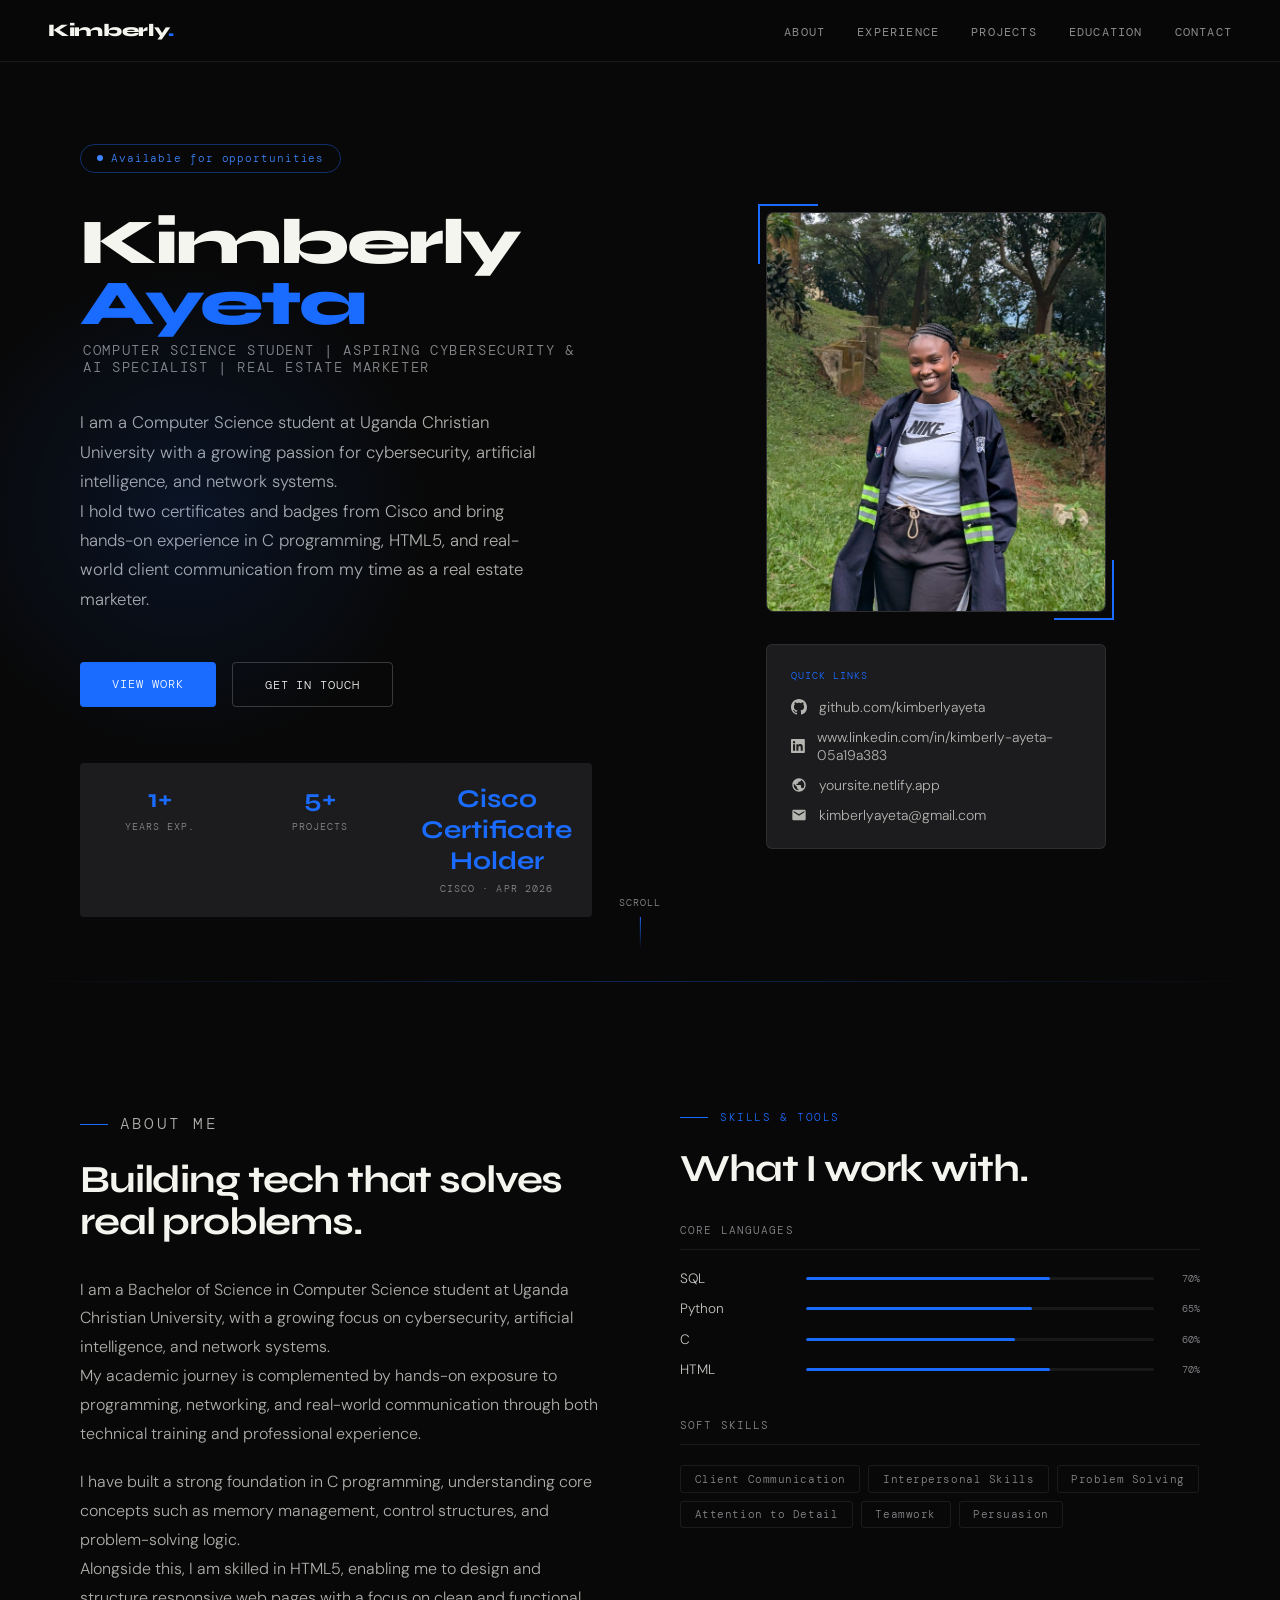
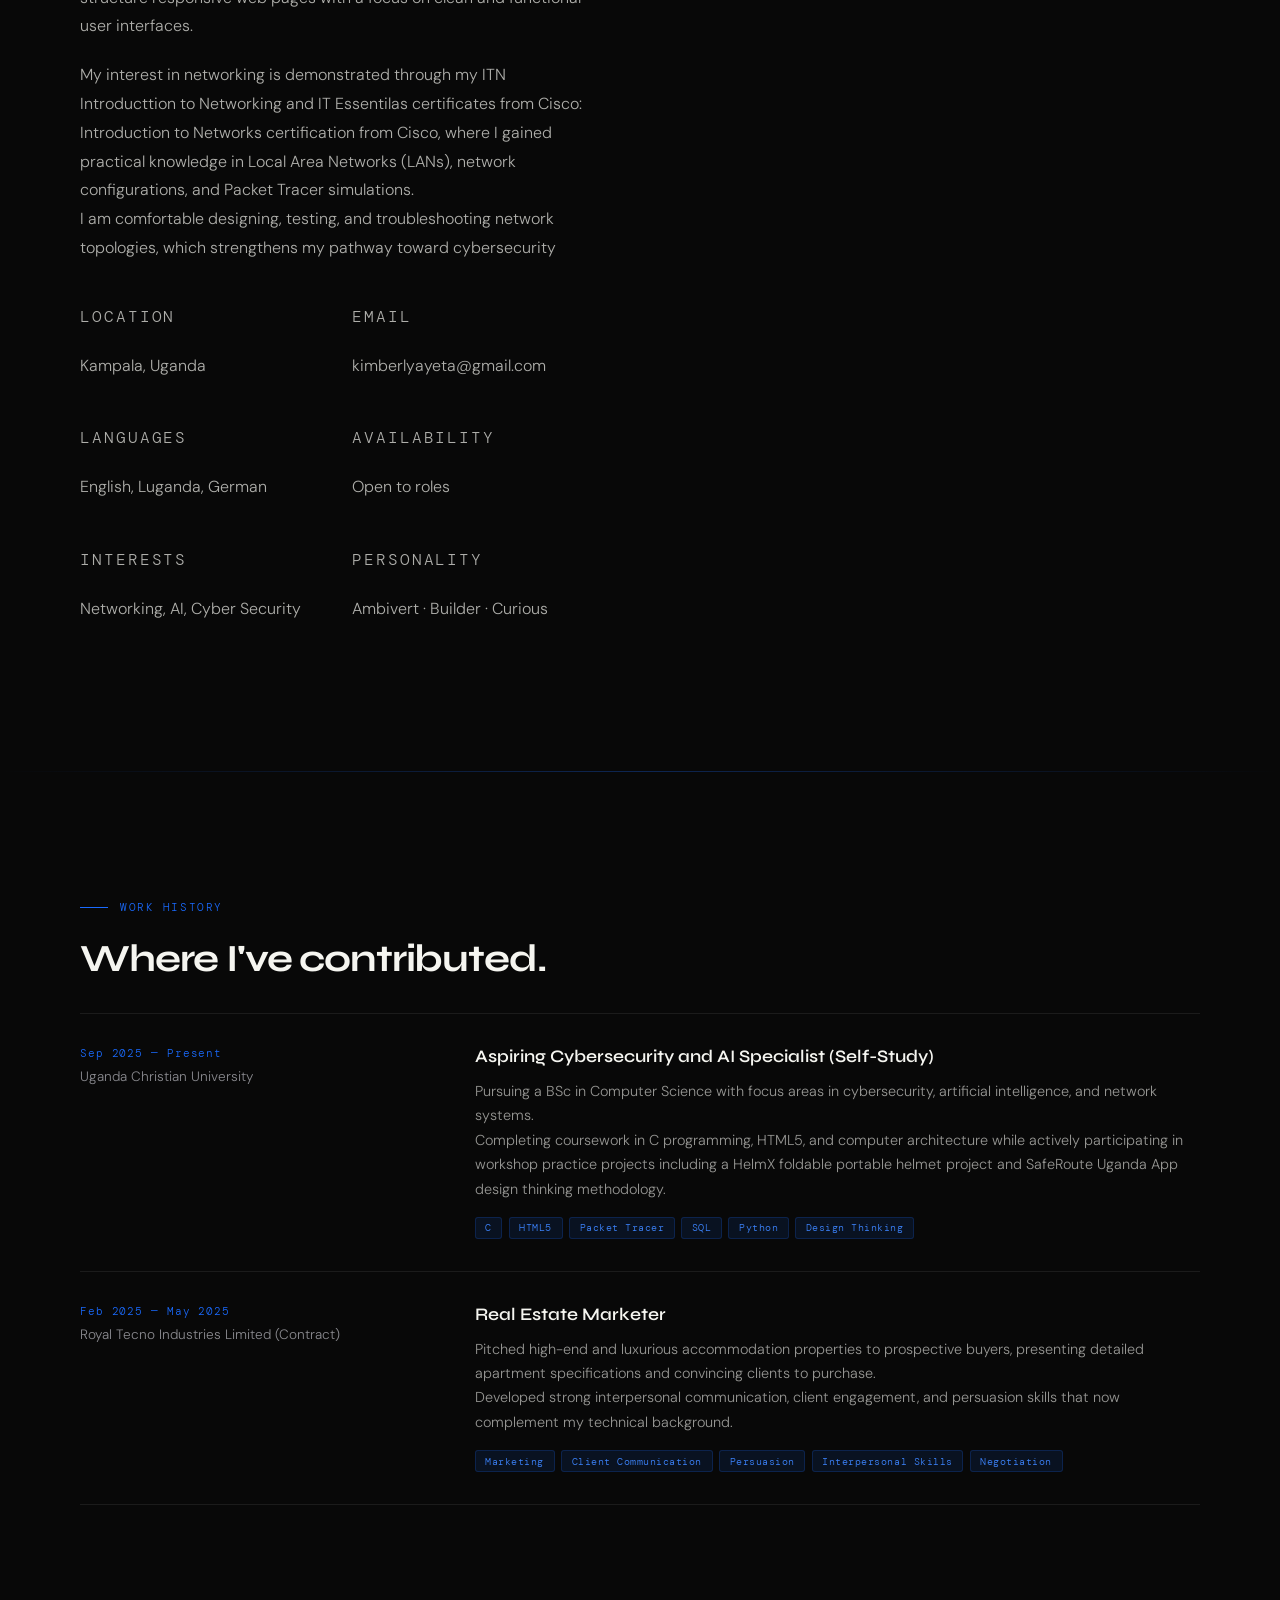
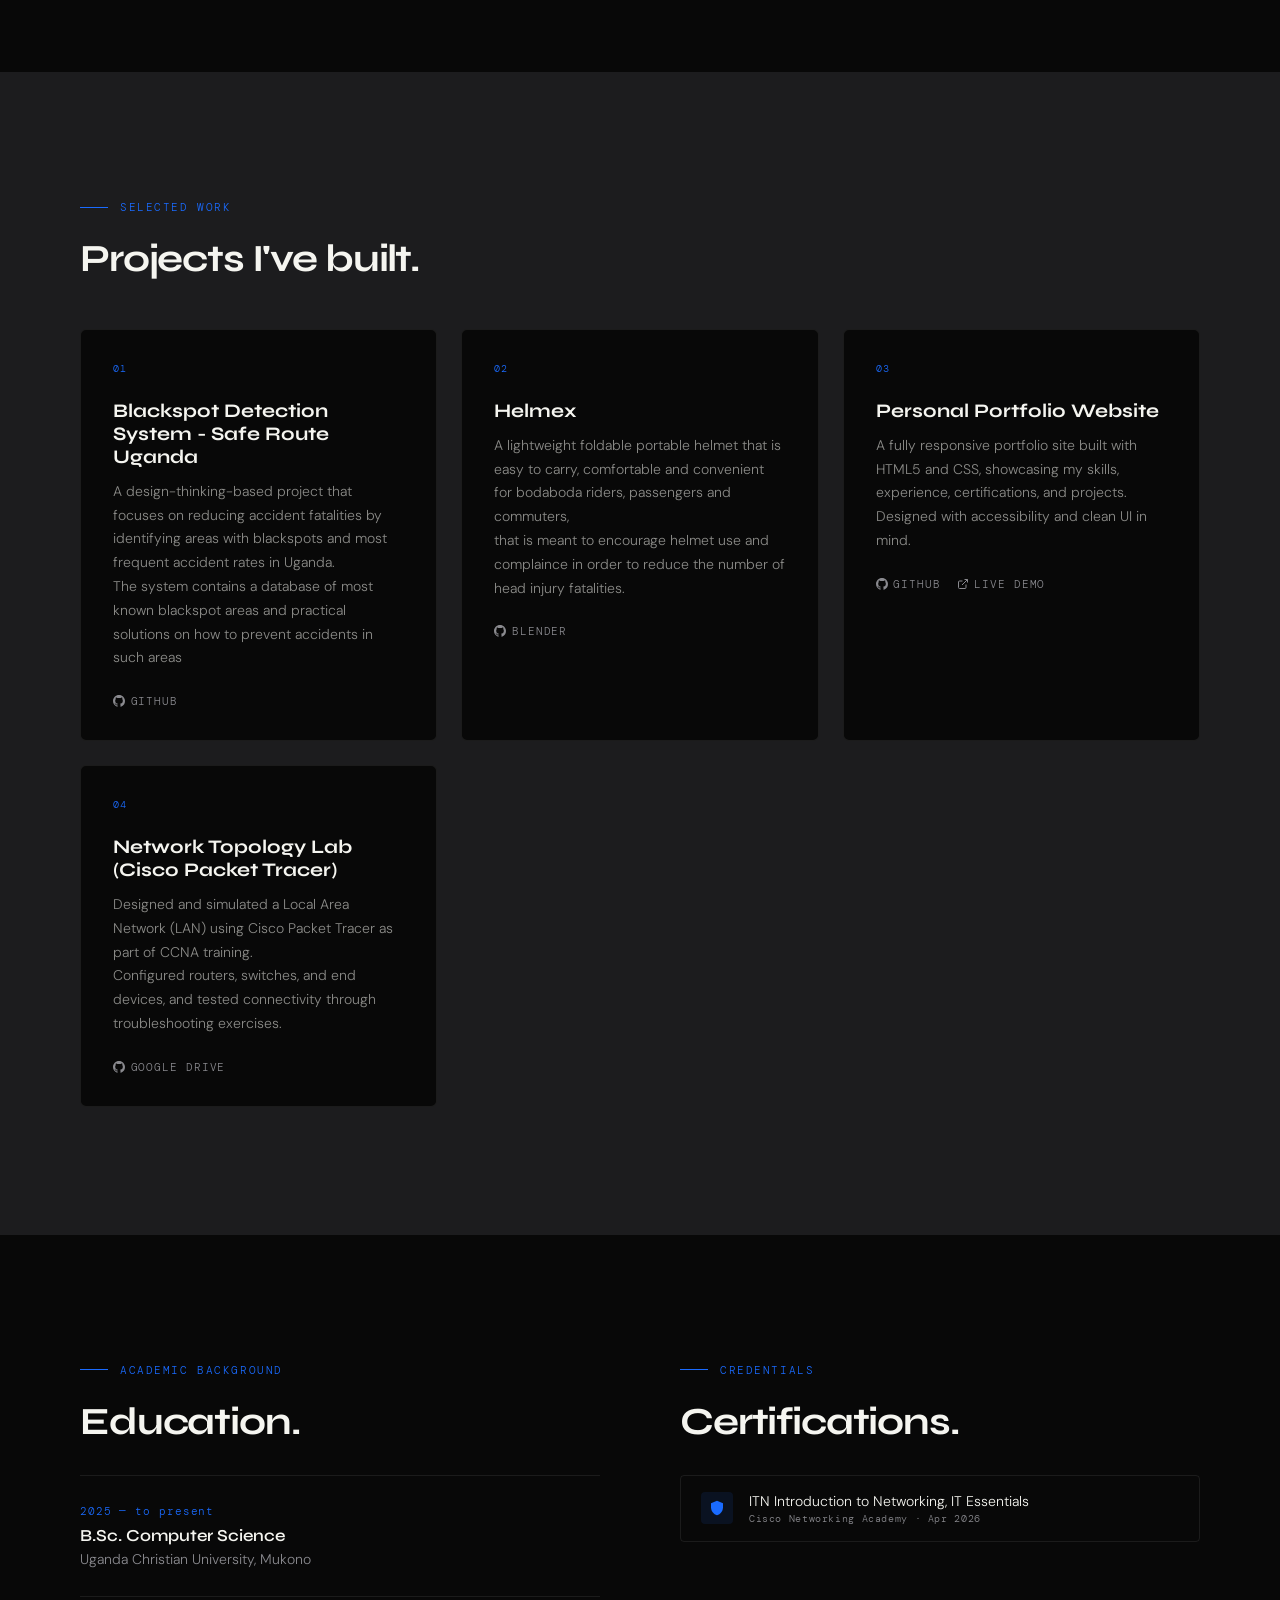
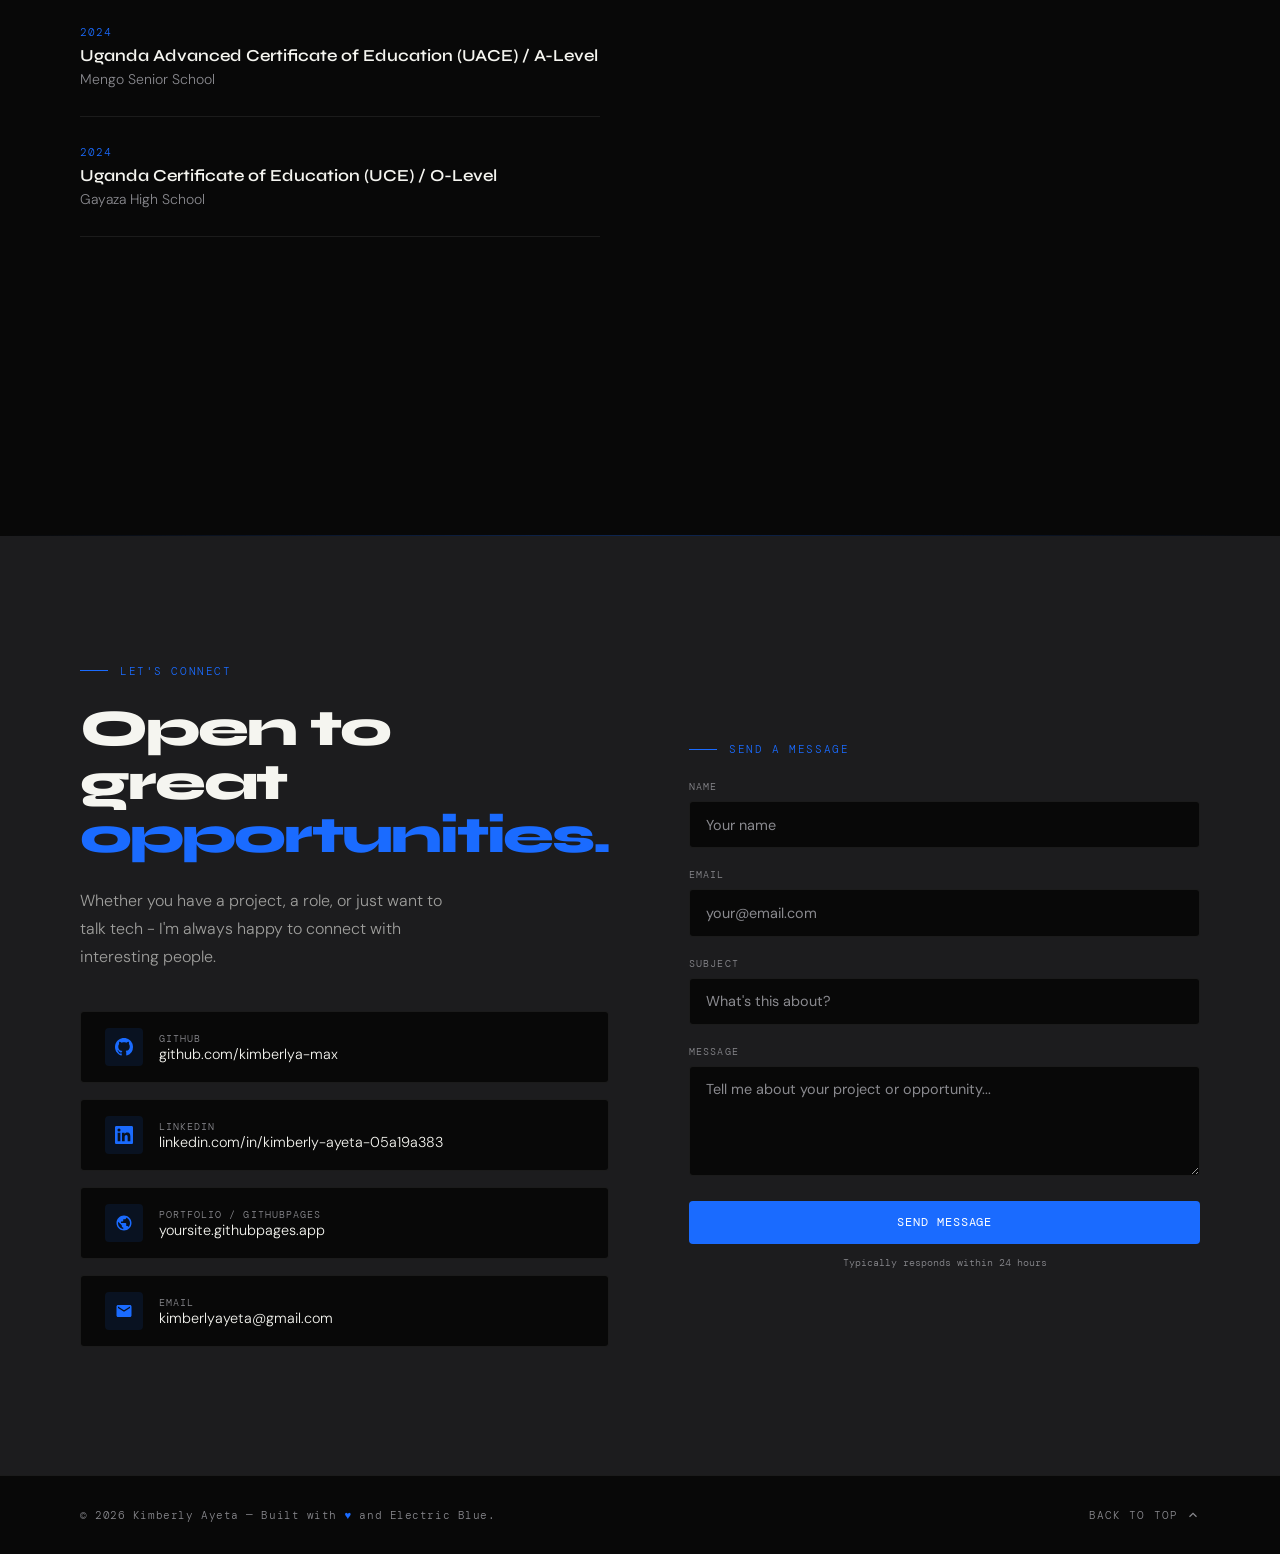
<file: KIM'S WEBSITE PORTFOLIO/index.html>
<!DOCTYPE html>
<html lang="en">
<head>
  <meta charset="UTF-8" />
  <meta name="viewport" content="width=device-width, initial-scale=1.0" />
  <title>Kimberly Rebecca Ayeta | Computer Science Student — Uganda Christian University</title>

  <!-- Google Fonts -->
  <link
    href="https://fonts.googleapis.com/css2?family=Syne:wght@400;600;700;800&family=DM+Mono:wght@300;400;500&family=DM+Sans:wght@300;400;500&display=swap"
    rel="stylesheet"
  />

  <!-- Stylesheet -->
  <link rel="stylesheet" href="css/style.css" />
</head>
<body>

  <!-- ═══════════════════════════════════════
       NAVIGATION
  ════════════════════════════════════════ -->
  <nav>
    <a class="nav-logo" href="#cover">Kimberly<span>.</span></a>
    <ul class="nav-links">
      <li><a href="#about">About</a></li>
      <li><a href="#experience">Experience</a></li>
      <li><a href="#projects">Projects</a></li>
      <li><a href="#education">Education</a></li>
      <li><a href="#contact">Contact</a></li>
    </ul>
  </nav>

  <!-- ═══════════════════════════════════════
       PAGE 1 — COVER
  ════════════════════════════════════════ -->
  <section id="cover">

    <!-- Left: Text content -->
    <div class="cover-left">
      <div class="status-pill">
        <span class="status-dot"></span>
        Available for opportunities
      </div>

      <h1 class="cover-name">
        Kimberly<br />
        <span class="line-blue">Ayeta</span>
      </h1>

      <p class="cover-title">Computer Science Student | Aspiring Cybersecurity & AI Specialist | Real Estate Marketer</p>

      <p class="cover-bio">
        I am a Computer Science student at Uganda Christian University with a growing passion for cybersecurity, artificial intelligence, and network systems.<br>I hold two certificates and badges from Cisco and bring hands-on experience in C programming, HTML5, and real-world client communication from my time as a real estate marketer.
      </p>

      <div class="cover-actions">
        <a href="#projects" class="btn-primary">View Work</a>
        <a href="#contact" class="btn-outline">Get in Touch</a>
      </div>

      <div class="stats-row">
        <div class="stat-cell">
          <span class="stat-num">1+</span>
          <span class="stat-label">Years Exp.</span>
        </div>
        <div class="stat-cell">
          <span class="stat-num">5+</span>
          <span class="stat-label">Projects</span>
        </div>
        <div class="stat-cell">
          <span class="stat-num">Cisco Certificate Holder</span>
          <span class="stat-label">Cisco · Apr 2026</span>
        </div>
      </div>
    </div>

    <!-- Right: Avatar + Quick Links -->
    <div class="cover-right">
      <div class="cover-right-inner">

        <div class="avatar-wrap">
          <div class="avatar-bg">
            <img src="assets/photo.jpg" alt="Kimberly Ayeta" class="avatar-photo" width="340" height="400" />
          </div>
          <div class="avatar-corner tl"></div>
          <div class="avatar-corner br"></div>
        </div>

        <!-- Quick links card -->
        <div class="quick-links-card">
          <p class="quick-links-label">Quick Links</p>
          <div class="quick-links-list">

            <a href="https://github.com/kimberlya-max/Kimberly-s-porfolio" target="_blank" class="quick-link">
              <!-- GitHub icon -->
              <svg width="16" height="16" viewBox="0 0 24 24" fill="currentColor" aria-hidden="true">
                <path d="M12 0C5.37 0 0 5.37 0 12c0 5.31 3.435 9.795 8.205 11.385.6.105.825-.255.825-.57
                  0-.285-.015-1.23-.015-2.235-3.015.555-3.795-.735-4.035-1.41-.135-.345-.72-1.41-1.23-1.695
                  -.42-.225-1.02-.78-.015-.795.945-.015 1.62.87 1.845 1.23 1.08 1.815 2.805 1.305 3.495.99
                  .105-.78.42-1.305.765-1.605-2.67-.3-5.46-1.335-5.46-5.925 0-1.305.465-2.385 1.23-3.225
                  -.12-.3-.54-1.53.12-3.18 0 0 1.005-.315 3.3 1.23.96-.27 1.98-.405 3-.405s2.04.135 3 .405
                  c2.295-1.56 3.3-1.23 3.3-1.23.66 1.65.24 2.88.12 3.18.765.84 1.23 1.905 1.23 3.225
                  0 4.605-2.805 5.625-5.475 5.925.435.375.81 1.095.81 2.22 0 1.605-.015 2.895-.015 3.3
                  0 .315.225.69.825.57A12.02 12.02 0 0024 12c0-6.63-5.37-12-12-12z"/>
              </svg>
              github.com/kimberlyayeta
            </a>

            <a href="https://www.linkedin.com/in/kimberly-ayeta-05a19a383?utm_source=share_via&utm_content=profile&utm_medium=member_android" target="_blank" class="quick-link">
              <!-- LinkedIn icon -->
              <svg width="16" height="16" viewBox="0 0 24 24" fill="currentColor" aria-hidden="true">
                <path d="M20.447 20.452h-3.554v-5.569c0-1.328-.027-3.037-1.852-3.037-1.853 0-2.136 1.445-2.136
                  2.939v5.667H9.351V9h3.414v1.561h.046c.477-.9 1.637-1.85 3.37-1.85 3.601 0 4.267 2.37 4.267
                  5.455v6.286zM5.337 7.433a2.062 2.062 0 01-2.063-2.065 2.064 2.064 0 112.063 2.065zm1.782
                  13.019H3.555V9h3.564v11.452zM22.225 0H1.771C.792 0 0 .774 0 1.729v20.542C0 23.227.792 24
                  1.771 24h20.451C23.2 24 24 23.227 24 22.271V1.729C24 .774 23.2 0 22.222 0h.003z"/>
              </svg>
              www.linkedin.com/in/kimberly-ayeta-05a19a383
            </a>

            <a href="https://app.netlify.com/user/settings#profile" target="_blank" class="quick-link">
              <!-- Globe icon -->
              <svg width="16" height="16" viewBox="0 0 24 24" fill="currentColor" aria-hidden="true">
                <path d="M12 2C6.48 2 2 6.48 2 12s4.48 10 10 10 10-4.48 10-10S17.52 2 12 2zm-1
                  17.93c-3.95-.49-7-3.85-7-7.93 0-.62.08-1.21.21-1.79L9 15v1c0 1.1.9 2 2 2v1.93zm6.9-2.54
                  c-.26-.81-1-1.39-1.9-1.39h-1v-3c0-.55-.45-1-1-1H8v-2h2c.55 0 1-.45 1-1V7h2c1.1 0 2-.9
                  2-2v-.41c2.93 1.19 5 4.06 5 7.41 0 2.08-.8 3.97-2.1 5.39z"/>
              </svg>
              yoursite.netlify.app
            </a>

            <a href="mailto:kimberlyayeta@gmail.com" class="quick-link">
              <!-- Email icon -->
              <svg width="16" height="16" viewBox="0 0 24 24" fill="currentColor" aria-hidden="true">
                <path d="M20 4H4c-1.1 0-2 .9-2 2v12c0 1.1.9 2 2 2h16c1.1 0 2-.9 2-2V6c0-1.1-.9-2-2-2zm0
                  4l-8 5-8-5V6l8 5 8-5v2z"/>
              </svg>
              kimberlyayeta@gmail.com
            </a>

          </div>
        </div>
      </div>
    </div>

    <a class="scroll-hint" href="#about">Scroll</a>
  </section>

  <div class="section-divider"></div>

  <!-- ═══════════════════════════════════════
       PAGE 2 — ABOUT + SKILLS
  ════════════════════════════════════════ -->
  <section id="about">

    <!-- About text -->
    <div class="about-body fade-in">
      <p class="section-tag">About Me</p>
      <h2 class="section-heading">Building tech that solves real problems.</h2>

      <p>
        I am a Bachelor of Science in Computer Science student at Uganda Christian University, with a growing focus on cybersecurity, artificial intelligence, and network systems.<br>My academic journey is complemented by hands-on exposure to programming, networking, and real-world communication through both technical training and professional experience.
      </p>
      <p>
        I have built a strong foundation in C programming, understanding core concepts such as memory management, control structures, and problem-solving logic.<br>Alongside this, I am skilled in HTML5, enabling me to design and structure responsive web pages with a focus on clean and functional user interfaces.
      </p>
      <p>
        My interest in networking is demonstrated through my ITN Introducttion to Networking and IT Essentilas certificates from Cisco: Introduction to Networks certification from Cisco, where I gained practical knowledge in Local Area Networks (LANs), network configurations, and Packet Tracer simulations.<br> I am comfortable designing, testing, and troubleshooting network topologies, which strengthens my pathway toward cybersecurity
      </p>

      <!-- Quick details grid -->
      <div class="about-details">
        <div class="detail-item">
          <p class="detail-label">Location</p>
          <p class="detail-value">Kampala, Uganda</p>
        </div>
        <div class="detail-item">
          <p class="detail-label">Email</p>
          <p class="detail-value">kimberlyayeta@gmail.com</p>
        </div>
        <div class="detail-item">
          <p class="detail-label">Languages</p>
          <p class="detail-value">English, Luganda, German</p>
        </div>
        <div class="detail-item">
          <p class="detail-label">Availability</p>
          <p class="detail-value detail-value--blue">Open to roles</p>
        </div>
        <div class="detail-item">
          <p class="detail-label">Interests</p>
          <p class="detail-value">Networking, AI, Cyber Security</p>
        </div>
        <div class="detail-item">
          <p class="detail-label">Personality</p>
          <p class="detail-value">Ambivert · Builder · Curious</p>
        </div>
      </div>
    </div>

    <!-- Skills panel -->
    <div class="skills-panel fade-in">
      <p class="section-tag">Skills &amp; Tools</p>
      <h2 class="section-heading">What I work with.</h2>

      <!-- Language bars -->
      <div class="skills-category">
        <p class="skills-cat-label">Core Languages</p>

        <div class="skill-row">
          <span class="skill-name">SQL</span>
          <div class="skill-bar-bg"><div class="skill-bar-fill" style="width: 70%"></div></div>
          <span class="skill-pct">70%</span>
        </div>
        <div class="skill-row">
          <span class="skill-name">Python</span>
          <div class="skill-bar-bg"><div class="skill-bar-fill" style="width: 65%"></div></div>
          <span class="skill-pct">65%</span>
        </div>
        <div class="skill-row">
          <span class="skill-name">C</span>
          <div class="skill-bar-bg"><div class="skill-bar-fill" style="width: 60%"></div></div>
          <span class="skill-pct">60%</span>
        </div>
        <div class="skill-row">
          <span class="skill-name">HTML</span>
          <div class="skill-bar-bg"><div class="skill-bar-fill" style="width: 70%"></div></div>
          <span class="skill-pct">70%</span>
        </div>
      </div>

      <!-- Soft skills -->
      <div class="skills-category">
        <p class="skills-cat-label">Soft Skills</p>
        <div class="tags-wrap">
          <span class="tag">Client Communication</span>
          <span class="tag">Interpersonal Skills</span>
          <span class="tag">Problem Solving</span>
          <span class="tag">Attention to Detail</span>
          <span class="tag">Teamwork</span>
          <span class="tag">Persuasion</span>
        </div>
      </div>
    </div>

  </section>

  <div class="section-divider"></div>

  <!-- ═══════════════════════════════════════
       PAGE 3a — EXPERIENCE
  ════════════════════════════════════════ -->
  <section id="experience">
    <p class="section-tag fade-in">Work History</p>
    <h2 class="section-heading fade-in">Where I've contributed.</h2>

    <div class="exp-item fade-in">
      <div class="exp-meta">
        <p class="exp-period">Sep 2025 — Present</p>
        <p class="exp-company">Uganda Christian University</p>
      </div>
      <div class="exp-content">
        <p class="exp-role">Aspiring Cybersecurity and AI Specialist (Self-Study)</p>
        <p class="exp-desc">
          Pursuing a BSc in Computer Science with focus areas in cybersecurity, artificial intelligence, and network systems.<br> Completing coursework in C programming, HTML5, and computer architecture while actively participating in workshop practice projects including a HelmX foldable portable helmet project and SafeRoute Uganda App design thinking methodology.
        </p>
        <div class="exp-tech">
          <span class="tech-badge">C</span>
          <span class="tech-badge">HTML5</span>
          <span class="tech-badge">Packet Tracer </span>
          <span class="tech-badge">SQL</span>
          <span class="tech-badge">Python</span>
          <span class="tech-badge">Design Thinking </span>
        </div>
      </div>
    </div>

    <div class="exp-item fade-in">
      <div class="exp-meta">
        <p class="exp-period">Feb 2025 — May 2025</p>
        <p class="exp-company">Royal Tecno Industries Limited (Contract)</p>
      </div>
      <div class="exp-content">
        <p class="exp-role">Real Estate Marketer</p>
        <p class="exp-desc">
          Pitched high-end and luxurious accommodation properties to prospective buyers, presenting detailed apartment specifications and convincing clients to purchase.<br> Developed strong interpersonal communication, client engagement, and persuasion skills that now complement my technical background.
        </p>
        <div class="exp-tech">
          <span class="tech-badge">Marketing</span>
          <span class="tech-badge">Client Communication</span>
          <span class="tech-badge">Persuasion</span>
          <span class="tech-badge">Interpersonal Skills</span>
          <span class="tech-badge">Negotiation</span>
        </div>
      </div>
    </div>
  </section>

  <!-- ═══════════════════════════════════════
       PAGE 3b — PROJECTS
  ════════════════════════════════════════ -->
  <section id="projects">
    <p class="section-tag fade-in">Selected Work</p>
    <h2 class="section-heading fade-in">Projects I've built.</h2>

    <div class="projects-grid">

      <div class="project-card fade-in">
        <p class="proj-num">01</p>
        <h3 class="proj-title">Blackspot Detection System - Safe Route Uganda</h3>
        <p class="proj-desc">
          A design-thinking-based project that focuses on reducing accident fatalities by identifying areas with blackspots and most frequent accident rates in Uganda.<br> The system contains a database of most known blackspot areas and practical solutions on how to prevent accidents in such areas
        </p>
        <div class="proj-links">
          <a href="https://github.com/kimberlya-max/MY-PROJECTS#saferoute-uganda--blackspot-detection-system-backend-mysql" target="_blank" class="proj-link">
            <svg viewBox="0 0 24 24" fill="currentColor" aria-hidden="true"><path d="M12 0C5.37 0 0 5.37 0 12c0 5.31 3.435 9.795 8.205 11.385.6.105.825-.255.825-.57 0-.285-.015-1.23-.015-2.235-3.015.555-3.795-.735-4.035-1.41-.135-.345-.72-1.41-1.23-1.695-.42-.225-1.02-.78-.015-.795.945-.015 1.62.87 1.845 1.23 1.08 1.815 2.805 1.305 3.495.99.105-.78.42-1.305.765-1.605-2.67-.3-5.46-1.335-5.46-5.925 0-1.305.465-2.385 1.23-3.225-.12-.3-.54-1.53.12-3.18 0 0 1.005-.315 3.3 1.23.96-.27 1.98-.405 3-.405s2.04.135 3 .405c2.295-1.56 3.3-1.23 3.3-1.23.66 1.65.24 2.88.12 3.18.765.84 1.23 1.905 1.23 3.225 0 4.605-2.805 5.625-5.475 5.925.435.375.81 1.095.81 2.22 0 1.605-.015 2.895-.015 3.3 0 .315.225.69.825.57A12.02 12.02 0 0024 12c0-6.63-5.37-12-12-12z"/></svg>
            GitHub
          </a>
        </div>
      </div>

      <div class="project-card fade-in">
        <p class="proj-num">02</p>
        <h3 class="proj-title">Helmex</h3>
        <p class="proj-desc">
          A lightweight foldable portable helmet that is easy to carry, comfortable and convenient for bodaboda riders, passengers and commuters, <br> that is meant to encourage helmet use and complaince in order to reduce the number of head injury fatalities.
        </p>
        <div class="proj-links">
          <a href="https://github.com/kimberlya-max/MY-PROJECTS" target="_blank" rel="noopener noreferrer" class="proj-link">
            <svg viewBox="0 0 24 24" fill="currentColor" aria-hidden="true"><path d="M12 0C5.37 0 0 5.37 0 12c0 5.31 3.435 9.795 8.205 11.385.6.105.825-.255.825-.57 0-.285-.015-1.23-.015-2.235-3.015.555-3.795-.735-4.035-1.41-.135-.345-.72-1.41-1.23-1.695-.42-.225-1.02-.78-.015-.795.945-.015 1.62.87 1.845 1.23 1.08 1.815 2.805 1.305 3.495.99.105-.78.42-1.305.765-1.605-2.67-.3-5.46-1.335-5.46-5.925 0-1.305.465-2.385 1.23-3.225-.12-.3-.54-1.53.12-3.18 0 0 1.005-.315 3.3 1.23.96-.27 1.98-.405 3-.405s2.04.135 3 .405c2.295-1.56 3.3-1.23 3.3-1.23.66 1.65.24 2.88.12 3.18.765.84 1.23 1.905 1.23 3.225 0 4.605-2.805 5.625-5.475 5.925.435.375.81 1.095.81 2.22 0 1.605-.015 2.895-.015 3.3 0 .315.225.69.825.57A12.02 12.02 0 0024 12c0-6.63-5.37-12-12-12z"/></svg>
            Blender
          </a>
        </div>
      </div>

<div class="project-card fade-in">
        <p class="proj-num">03</p>
        <h3 class="proj-title">Personal Portfolio Website</h3>
        <p class="proj-desc">
          A fully responsive portfolio site built with HTML5 and CSS, showcasing my skills, experience, certifications, and projects.<br>Designed with accessibility and clean UI in mind.
        </p>
        <div class="proj-links">
          <a href="https://github.com/kimberlya-max/Kimberly-s-porfolio" target="_blank" class="proj-link">
            <svg viewBox="0 0 24 24" fill="currentColor" aria-hidden="true"><path d="M12 0C5.37 0 0 5.37 0 12c0 5.31 3.435 9.795 8.205 11.385.6.105.825-.255.825-.57 0-.285-.015-1.23-.015-2.235-3.015.555-3.795-.735-4.035-1.41-.135-.345-.72-1.41-1.23-1.695-.42-.225-1.02-.78-.015-.795.945-.015 1.62.87 1.845 1.23 1.08 1.815 2.805 1.305 3.495.99.105-.78.42-1.305.765-1.605-2.67-.3-5.46-1.335-5.46-5.925 0-1.305.465-2.385 1.23-3.225-.12-.3-.54-1.53.12-3.18 0 0 1.005-.315 3.3 1.23.96-.27 1.98-.405 3-.405s2.04.135 3 .405c2.295-1.56 3.3-1.23 3.3-1.23.66 1.65.24 2.88.12 3.18.765.84 1.23 1.905 1.23 3.225 0 4.605-2.805 5.625-5.475 5.925.435.375.81 1.095.81 2.22 0 1.605-.015 2.895-.015 3.3 0 .315.225.69.825.57A12.02 12.02 0 0024 12c0-6.63-5.37-12-12-12z"/></svg>
            GitHub
          </a>
          <a href="#" target="_blank" class="proj-link">
            <svg viewBox="0 0 24 24" fill="none" stroke="currentColor" stroke-width="2" aria-hidden="true"><path d="M18 13v6a2 2 0 01-2 2H5a2 2 0 01-2-2V8a2 2 0 012-2h6M15 3h6v6M10 14L21 3"/></svg>
            Live Demo
          </a>
        </div>
      </div>

      <div class="project-card fade-in">
        <p class="proj-num">04</p>
        <h3 class="proj-title">Network Topology Lab (Cisco Packet Tracer)</h3>
        <p class="proj-desc">
          Designed and simulated a Local Area Network (LAN) using Cisco Packet Tracer as part of CCNA training.<br>Configured routers, switches, and end devices, and tested connectivity through troubleshooting exercises.
        </p>
        <div class="proj-links">
          <a href="https://drive.google.com/file/d/1_WL1U4s1t2oKHp_04tYePXTmS2MJbpeY/view?usp=drive_link" target="_blank" class="proj-link">
            <svg viewBox="0 0 24 24" fill="currentColor" aria-hidden="true"><path d="M12 0C5.37 0 0 5.37 0 12c0 5.31 3.435 9.795 8.205 11.385.6.105.825-.255.825-.57 0-.285-.015-1.23-.015-2.235-3.015.555-3.795-.735-4.035-1.41-.135-.345-.72-1.41-1.23-1.695-.42-.225-1.02-.78-.015-.795.945-.015 1.62.87 1.845 1.23 1.08 1.815 2.805 1.305 3.495.99.105-.78.42-1.305.765-1.605-2.67-.3-5.46-1.335-5.46-5.925 0-1.305.465-2.385 1.23-3.225-.12-.3-.54-1.53.12-3.18 0 0 1.005-.315 3.3 1.23.96-.27 1.98-.405 3-.405s2.04.135 3 .405c2.295-1.56 3.3-1.23 3.3-1.23.66 1.65.24 2.88.12 3.18.765.84 1.23 1.905 1.23 3.225 0 4.605-2.805 5.625-5.475 5.925.435.375.81 1.095.81 2.22 0 1.605-.015 2.895-.015 3.3 0 .315.225.69.825.57A12.02 12.02 0 0024 12c0-6.63-5.37-12-12-12z"/></svg>
            Google Drive
          </a>
        </div>
      </div>



    </div>
  </section>

  <!-- ═══════════════════════════════════════
       PAGE 3c — EDUCATION + CERTIFICATIONS
  ════════════════════════════════════════ -->
  <section id="education">

    <div class="fade-in">
      <p class="section-tag">Academic Background</p>
      <h2 class="section-heading">Education.</h2>

      <div class="edu-item">
        <p class="edu-year">2025 — to present </p>
        <p class="edu-degree">B.Sc. Computer Science</p>
        <p class="edu-school">Uganda Christian University, Mukono</p>
      </div>
      <div class="edu-item">
        <p class="edu-year">2024</p>
        <p class="edu-degree">Uganda Advanced Certificate of Education (UACE) / A-Level</p>
        <p class="edu-school">Mengo Senior School</p>
      </div>

      <div class="edu-item">
        <p class="edu-year">2024</p>
        <p class="edu-degree">Uganda Certificate of Education (UCE) / O-Level</p>
        <p class="edu-school">Gayaza High School</p>
      </div>
    </div>

    <div class="fade-in">
      <p class="section-tag">Credentials</p>
      <h2 class="section-heading">Certifications.</h2>

      <div class="cert-item">
        <div class="cert-icon">
          <svg viewBox="0 0 24 24" fill="currentColor" aria-hidden="true"><path d="M12 1L3 5v6c0 5.55 3.84 10.74 9 12 5.16-1.26 9-6.45 9-12V5l-9-4z"/></svg>
        </div>
        <div>
          <p class="cert-name">ITN Introduction to Networking, IT Essentials</p>
          <p class="cert-issuer">Cisco Networking Academy · Apr 2026</p>
        </div>
      </div>

    </div>

  </section>

  <div class="section-divider"></div>

  <!-- ═══════════════════════════════════════
       PAGE 3d — CONTACT
  ════════════════════════════════════════ -->
  <section id="contact">

    <div class="fade-in">
      <p class="section-tag">Let's Connect</p>
      <h2 class="contact-headline">Open to great<br /><span class="accent">opportunities.</span></h2>
      <p class="contact-sub">
        Whether you have a project, a role, or just want to talk tech -
        I'm always happy to connect with interesting people.
      </p>

      <div class="contact-links">

        <a href="https://github.com/kimberlya-max/Kimberly-s-porfolio" target="_blank" class="contact-link">
          <div class="contact-link-icon">
            <svg viewBox="0 0 24 24" fill="currentColor" aria-hidden="true"><path d="M12 0C5.37 0 0 5.37 0 12c0 5.31 3.435 9.795 8.205 11.385.6.105.825-.255.825-.57 0-.285-.015-1.23-.015-2.235-3.015.555-3.795-.735-4.035-1.41-.135-.345-.72-1.41-1.23-1.695-.42-.225-1.02-.78-.015-.795.945-.015 1.62.87 1.845 1.23 1.08 1.815 2.805 1.305 3.495.99.105-.78.42-1.305.765-1.605-2.67-.3-5.46-1.335-5.46-5.925 0-1.305.465-2.385 1.23-3.225-.12-.3-.54-1.53.12-3.18 0 0 1.005-.315 3.3 1.23.96-.27 1.98-.405 3-.405s2.04.135 3 .405c2.295-1.56 3.3-1.23 3.3-1.23.66 1.65.24 2.88.12 3.18.765.84 1.23 1.905 1.23 3.225 0 4.605-2.805 5.625-5.475 5.925.435.375.81 1.095.81 2.22 0 1.605-.015 2.895-.015 3.3 0 .315.225.69.825.57A12.02 12.02 0 0024 12c0-6.63-5.37-12-12-12z"/></svg>
          </div>
          <div class="contact-link-text">
            <p class="contact-link-platform">GitHub</p>
            <p class="contact-link-handle">github.com/kimberlya-max</p>
          </div>
        </a>

        <a href="https://www.linkedin.com/in/kimberly-ayeta-05a19a383" target="_blank" rel="noopener noreferrer" class="contact-link">
          <div class="contact-link-icon">
            <svg viewBox="0 0 24 24" fill="currentColor" aria-hidden="true"><path d="M20.447 20.452h-3.554v-5.569c0-1.328-.027-3.037-1.852-3.037-1.853 0-2.136 1.445-2.136 2.939v5.667H9.351V9h3.414v1.561h.046c.477-.9 1.637-1.85 3.37-1.85 3.601 0 4.267 2.37 4.267 5.455v6.286zM5.337 7.433a2.062 2.062 0 01-2.063-2.065 2.064 2.064 0 112.063 2.065zm1.782 13.019H3.555V9h3.564v11.452zM22.225 0H1.771C.792 0 0 .774 0 1.729v20.542C0 23.227.792 24 1.771 24h20.451C23.2 24 24 23.227 24 22.271V1.729C24 .774 23.2 0 22.222 0h.003z"/></svg>
          </div>
          <div class="contact-link-text">
            <p class="contact-link-platform">LinkedIn</p>
            <p class="contact-link-handle">linkedin.com/in/kimberly-ayeta-05a19a383</p>
          </div>
        </a>

        <a href="https://app.netlify.com/user/settings#profile" target="_blank" class="contact-link">
          <div class="contact-link-icon">
            <svg viewBox="0 0 24 24" fill="currentColor" aria-hidden="true"><path d="M12 2C6.48 2 2 6.48 2 12s4.48 10 10 10 10-4.48 10-10S17.52 2 12 2zm-1 17.93c-3.95-.49-7-3.85-7-7.93 0-.62.08-1.21.21-1.79L9 15v1c0 1.1.9 2 2 2v1.93zm6.9-2.54c-.26-.81-1-1.39-1.9-1.39h-1v-3c0-.55-.45-1-1-1H8v-2h2c.55 0 1-.45 1-1V7h2c1.1 0 2-.9 2-2v-.41c2.93 1.19 5 4.06 5 7.41 0 2.08-.8 3.97-2.1 5.39z"/></svg>
          </div>
          <div class="contact-link-text">
            <p class="contact-link-platform">Portfolio / githubpages</p>
            <p class="contact-link-handle">yoursite.githubpages.app</p>
          </div>
        </a>

        <a href="mailto:kimberlyayeta@gmail.com" class="contact-link">
          <div class="contact-link-icon">
            <svg viewBox="0 0 24 24" fill="currentColor" aria-hidden="true"><path d="M20 4H4c-1.1 0-2 .9-2 2v12c0 1.1.9 2 2 2h16c1.1 0 2-.9 2-2V6c0-1.1-.9-2-2-2zm0 4l-8 5-8-5V6l8 5 8-5v2z"/></svg>
          </div>
          <div class="contact-link-text">
            <p class="contact-link-platform">Email</p>
            <p class="contact-link-handle">kimberlyayeta@gmail.com</p>
          </div>
        </a>

      </div>
    </div>

    <!-- Contact form -->
    <div class="contact-form fade-in">
      <p class="section-tag">Send a Message</p>

      <div class="form-row">
        <label class="form-label" for="name">Name</label>
        <input id="name" type="text" class="form-input" placeholder="Your name" />
      </div>
      <div class="form-row">
        <label class="form-label" for="email">Email</label>
        <input id="email" type="email" class="form-input" placeholder="your@email.com" />
      </div>
      <div class="form-row">
        <label class="form-label" for="subject">Subject</label>
        <input id="subject" type="text" class="form-input" placeholder="What's this about?" />
      </div>
      <div class="form-row">
        <label class="form-label" for="message">Message</label>
        <textarea id="message" class="form-textarea" placeholder="Tell me about your project or opportunity..."></textarea>
      </div>

      <button class="btn-primary btn-full" id="send-btn">Send Message</button>
      <p class="form-note">Typically responds within 24 hours</p>
    </div>

  </section>

  <!-- ═══════════════════════════════════════
       FOOTER
  ════════════════════════════════════════ -->
  <footer>
    <p class="footer-copy">© 2026 Kimberly Ayeta — Built with <span>♥</span> and Electric Blue.</p>
    <a href="#cover" class="back-top">
      Back to Top
      <svg viewBox="0 0 24 24" fill="none" stroke="currentColor" stroke-width="2" aria-hidden="true">
        <path d="M18 15l-6-6-6 6"/>
      </svg>
    </a>
  </footer>

  <!-- JavaScript -->
  <script src="js/main.js"></script>

</body>
</html>
</file>
<file: KIM'S WEBSITE PORTFOLIO/css/style.css>
/* ============================================================
   PORTFOLIO — style.css
   Color palette: Black · White · Electric Blue (#1A6BFF)
   ============================================================ */

/* ── DESIGN TOKENS ── */
:root {
  --black:      #080808;
  --white:      #F5F5F0;
  --blue:       #1A6BFF;
  --blue-bright:#3D85FF;
  --blue-dim:   #0A3EAA;
  --blue-glow:  rgba(26, 107, 255, 0.15);
  --gray:       #1C1C1E;
  --gray-mid:   #2E2E32;
  --gray-text:  #8A8A8F;
  --border:     rgba(255, 255, 255, 0.08);
}

/* ── RESET ── */
*, *::before, *::after {
  box-sizing: border-box;
  margin: 0;
  padding: 0;
}

html {
  scroll-behavior: smooth;
  font-size: 16px;
}

body {
  background: var(--black);
  color: var(--white);
  font-family: 'DM Sans', sans-serif;
  font-weight: 300;
  overflow-x: hidden;
}

/* ============================================================
   NAVIGATION
   ============================================================ */
nav {
  position: fixed;
  top: 0; left: 0; right: 0;
  z-index: 100;
  display: flex;
  align-items: center;
  justify-content: space-between;
  padding: 1.25rem 3rem;
  background: rgba(8, 8, 8, 0.85);
  backdrop-filter: blur(12px);
  border-bottom: 1px solid var(--border);
}

.nav-logo {
  font-family: 'Syne', sans-serif;
  font-weight: 800;
  font-size: 1.1rem;
  letter-spacing: -0.02em;
  color: var(--white);
  text-decoration: none;
}

.nav-logo span {
  color: var(--blue);
}

.nav-links {
  display: flex;
  gap: 2rem;
  list-style: none;
}

.nav-links a {
  font-family: 'DM Mono', monospace;
  font-size: 0.75rem;
  font-weight: 400;
  color: var(--gray-text);
  text-decoration: none;
  text-transform: uppercase;
  letter-spacing: 0.1em;
  transition: color 0.2s;
}

.nav-links a:hover {
  color: var(--blue-bright);
}

/* ── General section defaults ── */
section {
  min-height: 100vh;
}

/* ============================================================
   SHARED COMPONENTS
   ============================================================ */

/* Section tag */
.section-tag {
  font-family: 'DM Mono', monospace;
  font-size: 0.7rem;
  color: var(--blue);
  text-transform: uppercase;
  letter-spacing: 0.14em;
  margin-bottom: 1.5rem;
  display: flex;
  align-items: center;
  gap: 0.75rem;
}

.section-tag::before {
  content: '';
  width: 28px;
  height: 1px;
  background: var(--blue);
}

/* Section heading */
.section-heading {
  font-family: 'Syne', sans-serif;
  font-weight: 700;
  font-size: clamp(2rem, 3vw, 3rem);
  line-height: 1.1;
  letter-spacing: -0.03em;
  margin-bottom: 2rem;
}

/* Buttons */
.btn-primary {
  display: inline-block;
  padding: 0.85rem 2rem;
  background: var(--blue);
  color: #fff;
  border: none;
  border-radius: 4px;
  font-family: 'DM Mono', monospace;
  font-size: 0.75rem;
  letter-spacing: 0.08em;
  text-transform: uppercase;
  text-decoration: none;
  cursor: pointer;
  transition: background 0.2s, transform 0.15s;
}

.btn-primary:hover {
  background: var(--blue-bright);
  transform: translateY(-1px);
}

.btn-outline {
  display: inline-block;
  padding: 0.85rem 2rem;
  background: transparent;
  color: var(--white);
  border: 1px solid rgba(255, 255, 255, 0.2);
  border-radius: 4px;
  font-family: 'DM Mono', monospace;
  font-size: 0.75rem;
  letter-spacing: 0.08em;
  text-transform: uppercase;
  text-decoration: none;
  cursor: pointer;
  transition: border-color 0.2s, color 0.2s;
}

.btn-outline:hover {
  border-color: var(--blue);
  color: var(--blue);
}

.btn-full {
  width: 100%;
  text-align: center;
}

/* Section divider */
.section-divider {
  width: 100%;
  height: 1px;
  background: linear-gradient(to right, transparent, var(--blue), transparent);
  opacity: 0.3;
}

/* Skill tags */
.tags-wrap {
  display: flex;
  flex-wrap: wrap;
  gap: 0.5rem;
  margin-top: 0.5rem;
}

.tag {
  padding: 0.35rem 0.85rem;
  border: 1px solid var(--border);
  border-radius: 3px;
  font-family: 'DM Mono', monospace;
  font-size: 0.7rem;
  color: var(--gray-text);
  letter-spacing: 0.05em;
  transition: border-color 0.2s, color 0.2s;
}

.tag:hover {
  border-color: rgba(26, 107, 255, 0.5);
  color: var(--blue-bright);
}

/* Tech badges (experience section) */
.tech-badge {
  padding: 0.2rem 0.6rem;
  background: rgba(26, 107, 255, 0.1);
  border: 1px solid rgba(26, 107, 255, 0.2);
  border-radius: 3px;
  font-family: 'DM Mono', monospace;
  font-size: 0.65rem;
  color: var(--blue-bright);
  letter-spacing: 0.05em;
}

/* Fade-in animation (JS adds .visible) */
.fade-in {
  opacity: 0;
  transform: translateY(24px);
  transition: opacity 0.7s ease, transform 0.7s ease;
}

.fade-in.visible {
  opacity: 1;
  transform: translateY(0);
}

/* ============================================================
   PAGE 1 — COVER
   ============================================================ */
#cover {
  display: grid;
  grid-template-columns: 1fr 1fr;
  min-height: 100vh;
  padding-top: 5rem;
  position: relative;
}

/* ── Cover left ── */
.cover-left {
  display: flex;
  flex-direction: column;
  justify-content: center;
  padding: 4rem 3rem 4rem 5rem;
  position: relative;
}

.cover-left::before {
  content: '';
  position: absolute;
  top: 20%;
  left: -10%;
  width: 500px;
  height: 500px;
  background: radial-gradient(circle, rgba(26, 107, 255, 0.12) 0%, transparent 70%);
  pointer-events: none;
}

/* Status pill */
.status-pill {
  display: inline-flex;
  align-items: center;
  gap: 0.5rem;
  padding: 0.4rem 1rem;
  border: 1px solid rgba(26, 107, 255, 0.4);
  border-radius: 999px;
  font-family: 'DM Mono', monospace;
  font-size: 0.7rem;
  color: var(--blue-bright);
  letter-spacing: 0.08em;
  margin-bottom: 2.5rem;
  width: fit-content;
}

.status-dot {
  width: 6px;
  height: 6px;
  border-radius: 50%;
  background: var(--blue-bright);
  animation: pulse 2s infinite;
}

@keyframes pulse {
  0%, 100% { opacity: 1; }
  50%       { opacity: 0.3; }
}

/* Name */
.cover-name {
  font-family: 'Syne', sans-serif;
  font-weight: 800;
  font-size: clamp(3.5rem, 5vw, 5.5rem);
  line-height: 0.95;
  letter-spacing: -0.04em;
  margin-bottom: 0.5rem;
}

.cover-name .line-blue {
  color: var(--blue);
  display: block;
}

.cover-title {
  font-family: 'DM Mono', monospace;
  font-size: 0.85rem;
  color: var(--gray-text);
  letter-spacing: 0.12em;
  text-transform: uppercase;
  margin-bottom: 2rem;
  padding-left: 0.2rem;
}

.cover-bio {
  font-size: 1.05rem;
  line-height: 1.75;
  color: rgba(245, 245, 240, 0.7);
  max-width: 480px;
  margin-bottom: 3rem;
}

.cover-actions {
  display: flex;
  gap: 1rem;
  flex-wrap: wrap;
}

/* Stats row */
.stats-row {
  display: flex;
  gap: 1px;
  margin-top: 3.5rem;
  background: var(--border);
  border-radius: 4px;
  overflow: hidden;
}

.stat-cell {
  flex: 1;
  padding: 1.25rem;
  background: var(--gray);
  text-align: center;
}

.stat-num {
  font-family: 'Syne', sans-serif;
  font-weight: 700;
  font-size: 1.6rem;
  color: var(--blue);
  display: block;
}

.stat-label {
  font-family: 'DM Mono', monospace;
  font-size: 0.65rem;
  color: var(--gray-text);
  text-transform: uppercase;
  letter-spacing: 0.1em;
}

/* ── Cover right ── */
.cover-right {
  display: flex;
  align-items: center;
  justify-content: center;
  padding: 4rem 5rem 4rem 2rem;
}

.cover-right-inner {
  width: 100%;
  display: flex;
  flex-direction: column;
  align-items: center;
}

/* Avatar */
.avatar-wrap {
  position: relative;
  width: 340px;
  height: 400px;
}

.avatar-bg {
  position: absolute;
  inset: 0;
  border-radius: 8px;
  background: var(--gray);
  border: 1px solid var(--border);
  overflow: hidden;
}

.avatar-initials {
  width: 100%;
  height: 100%;
  display: flex;
  align-items: center;
  justify-content: center;
  font-family: 'Syne', sans-serif;
  font-weight: 800;
  font-size: 7rem;
  color: rgba(26, 107, 255, 0.2);
  letter-spacing: -0.05em;
  user-select: none;
}

/* Replace initials with a real photo — see index.html comments */
.avatar-photo {
  width: 100%;
  height: 100%;
  object-fit: cover;
  object-position: center 15%;
  display: block;
}

/* Corner decorations */
.avatar-corner {
  position: absolute;
  width: 60px;
  height: 60px;
  border-color: var(--blue);
  border-style: solid;
}

.avatar-corner.tl { top: -8px; left: -8px; border-width: 2px 0 0 2px; }
.avatar-corner.br { bottom: -8px; right: -8px; border-width: 0 2px 2px 0; }

/* Quick links card */
.quick-links-card {
  margin-top: 2rem;
  width: 340px;
  padding: 1.5rem;
  background: var(--gray);
  border: 1px solid var(--border);
  border-radius: 6px;
}

.quick-links-label {
  font-family: 'DM Mono', monospace;
  font-size: 0.65rem;
  color: var(--blue);
  text-transform: uppercase;
  letter-spacing: 0.1em;
  margin-bottom: 1rem;
}

.quick-links-list {
  display: flex;
  flex-direction: column;
  gap: 0.75rem;
}

.quick-link {
  display: flex;
  align-items: center;
  gap: 0.75rem;
  text-decoration: none;
  color: rgba(245, 245, 240, 0.7);
  font-size: 0.875rem;
  transition: color 0.2s;
}

.quick-link:hover {
  color: var(--blue-bright);
}

/* Scroll hint */
.scroll-hint {
  position: absolute;
  bottom: 2rem;
  left: 50%;
  transform: translateX(-50%);
  display: flex;
  flex-direction: column;
  align-items: center;
  gap: 0.5rem;
  font-family: 'DM Mono', monospace;
  font-size: 0.65rem;
  color: var(--gray-text);
  letter-spacing: 0.1em;
  text-transform: uppercase;
  text-decoration: none;
}

.scroll-hint::after {
  content: '';
  width: 1px;
  height: 32px;
  background: linear-gradient(to bottom, var(--blue), transparent);
  animation: scrollAnim 1.6s ease-in-out infinite;
}

@keyframes scrollAnim {
  0%   { transform: scaleY(0); transform-origin: top; }
  50%  { transform: scaleY(1); transform-origin: top; }
  51%  { transform: scaleY(1); transform-origin: bottom; }
  100% { transform: scaleY(0); transform-origin: bottom; }
}

/* ============================================================
   PAGE 2 — ABOUT + SKILLS
   ============================================================ */
#about {
  padding: 8rem 5rem;
  display: grid;
  grid-template-columns: 1fr 1fr;
  gap: 5rem;
  align-items: start;
}

/* About body */
.about-body p {
  font-size: 1rem;
  line-height: 1.8;
  color: rgba(245, 245, 240, 0.7);
  margin-bottom: 1.25rem;
}

.about-details {
  margin-top: 2.5rem;
  display: grid;
  grid-template-columns: 1fr 1fr;
  gap: 1.5rem;
}

.detail-label {
  font-family: 'DM Mono', monospace;
  font-size: 0.65rem;
  text-transform: uppercase;
  letter-spacing: 0.12em;
  color: var(--gray-text);
  margin-bottom: 0.35rem;
}

.detail-value {
  font-size: 0.9rem;
  color: var(--white);
}

.detail-value--blue {
  color: var(--blue);
}

/* Skills panel */
.skills-category {
  margin-bottom: 2.5rem;
}

.skills-cat-label {
  font-family: 'DM Mono', monospace;
  font-size: 0.7rem;
  text-transform: uppercase;
  letter-spacing: 0.1em;
  color: var(--gray-text);
  margin-bottom: 1.25rem;
  padding-bottom: 0.75rem;
  border-bottom: 1px solid var(--border);
}

.skill-row {
  display: flex;
  align-items: center;
  gap: 1rem;
  margin-bottom: 0.85rem;
}

.skill-name {
  font-size: 0.85rem;
  width: 110px;
  flex-shrink: 0;
  color: rgba(245, 245, 240, 0.8);
}

.skill-bar-bg {
  flex: 1;
  height: 3px;
  background: rgba(255, 255, 255, 0.07);
  border-radius: 999px;
  overflow: hidden;
}

.skill-bar-fill {
  height: 100%;
  background: var(--blue);
  border-radius: 999px;
}

.skill-pct {
  font-family: 'DM Mono', monospace;
  font-size: 0.65rem;
  color: var(--gray-text);
  width: 30px;
  text-align: right;
}

/* ============================================================
   PAGE 3a — EXPERIENCE
   ============================================================ */
#experience {
  padding: 8rem 5rem;
}

.exp-item {
  display: grid;
  grid-template-columns: 1fr 2fr;
  gap: 2rem;
  padding: 2rem 0;
  border-top: 1px solid var(--border);
}

.exp-item:last-of-type {
  border-bottom: 1px solid var(--border);
}

.exp-period {
  font-family: 'DM Mono', monospace;
  font-size: 0.7rem;
  color: var(--blue);
  letter-spacing: 0.08em;
  margin-bottom: 0.5rem;
}

.exp-company {
  font-size: 0.85rem;
  color: var(--gray-text);
}

.exp-role {
  font-family: 'Syne', sans-serif;
  font-weight: 600;
  font-size: 1.1rem;
  margin-bottom: 0.75rem;
}

.exp-desc {
  font-size: 0.9rem;
  line-height: 1.7;
  color: rgba(245, 245, 240, 0.6);
  margin-bottom: 1rem;
}

.exp-tech {
  display: flex;
  flex-wrap: wrap;
  gap: 0.4rem;
}

/* ============================================================
   PAGE 3b — PROJECTS
   ============================================================ */
#projects {
  padding: 8rem 5rem;
  background: var(--gray);
}

.projects-grid {
  display: grid;
  grid-template-columns: repeat(3, 1fr);
  gap: 1.5rem;
  margin-top: 3rem;
}

.project-card {
  background: var(--black);
  border: 1px solid var(--border);
  border-radius: 6px;
  padding: 2rem;
  transition: border-color 0.2s, transform 0.2s;
  position: relative;
  overflow: hidden;
}

/* Blue top-border reveal on hover */
.project-card::before {
  content: '';
  position: absolute;
  top: 0; left: 0; right: 0;
  height: 2px;
  background: var(--blue);
  transform: scaleX(0);
  transform-origin: left;
  transition: transform 0.3s ease;
}

.project-card:hover::before {
  transform: scaleX(1);
}

.project-card:hover {
  border-color: rgba(26, 107, 255, 0.3);
  transform: translateY(-3px);
}

.proj-num {
  font-family: 'DM Mono', monospace;
  font-size: 0.65rem;
  color: var(--blue);
  letter-spacing: 0.1em;
  margin-bottom: 1.5rem;
}

.proj-title {
  font-family: 'Syne', sans-serif;
  font-weight: 700;
  font-size: 1.2rem;
  margin-bottom: 0.75rem;
}

.proj-desc {
  font-size: 0.875rem;
  line-height: 1.7;
  color: rgba(245, 245, 240, 0.55);
  margin-bottom: 1.5rem;
}

.proj-links {
  display: flex;
  gap: 1rem;
  align-items: center;
}

.proj-link {
  font-family: 'DM Mono', monospace;
  font-size: 0.7rem;
  color: var(--gray-text);
  text-decoration: none;
  text-transform: uppercase;
  letter-spacing: 0.08em;
  transition: color 0.2s;
  display: flex;
  align-items: center;
  gap: 0.35rem;
}

.proj-link:hover {
  color: var(--blue-bright);
}

.proj-link svg {
  width: 12px;
  height: 12px;
}

/* ============================================================
   PAGE 3c — EDUCATION
   ============================================================ */
#education {
  padding: 8rem 5rem;
  display: grid;
  grid-template-columns: 1fr 1fr;
  gap: 5rem;
  align-items: start;
}

.edu-item {
  padding: 1.75rem 0;
  border-top: 1px solid var(--border);
}

.edu-item:last-of-type {
  border-bottom: 1px solid var(--border);
}

.edu-year {
  font-family: 'DM Mono', monospace;
  font-size: 0.7rem;
  color: var(--blue);
  letter-spacing: 0.08em;
  margin-bottom: 0.4rem;
}

.edu-degree {
  font-family: 'Syne', sans-serif;
  font-weight: 600;
  font-size: 1.05rem;
  margin-bottom: 0.25rem;
}

.edu-school {
  font-size: 0.875rem;
  color: var(--gray-text);
}

.cert-item {
  display: flex;
  align-items: center;
  gap: 1rem;
  padding: 1rem 1.25rem;
  border: 1px solid var(--border);
  border-radius: 4px;
  margin-bottom: 0.75rem;
  transition: border-color 0.2s;
}

.cert-item:hover {
  border-color: rgba(26, 107, 255, 0.3);
}

.cert-icon {
  width: 32px;
  height: 32px;
  background: rgba(26, 107, 255, 0.1);
  border-radius: 4px;
  display: flex;
  align-items: center;
  justify-content: center;
  flex-shrink: 0;
}

.cert-icon svg {
  width: 16px;
  height: 16px;
  fill: var(--blue);
}

.cert-name {
  font-size: 0.875rem;
  margin-bottom: 0.1rem;
}

.cert-issuer {
  font-family: 'DM Mono', monospace;
  font-size: 0.65rem;
  color: var(--gray-text);
  letter-spacing: 0.06em;
}

/* ============================================================
   PAGE 3d — CONTACT
   ============================================================ */
#contact {
  padding: 8rem 5rem;
  background: var(--gray);
  display: grid;
  grid-template-columns: 1fr 1fr;
  gap: 5rem;
  align-items: center;
}

.contact-headline {
  font-family: 'Syne', sans-serif;
  font-weight: 800;
  font-size: clamp(2.5rem, 4vw, 4rem);
  line-height: 1.05;
  letter-spacing: -0.04em;
  margin-bottom: 1.5rem;
}

.contact-headline .accent {
  color: var(--blue);
}

.contact-sub {
  font-size: 1rem;
  line-height: 1.75;
  color: rgba(245, 245, 240, 0.6);
  max-width: 380px;
  margin-bottom: 2.5rem;
}

.contact-links {
  display: flex;
  flex-direction: column;
  gap: 1rem;
}

.contact-link {
  display: flex;
  align-items: center;
  gap: 1rem;
  padding: 1rem 1.5rem;
  background: var(--black);
  border: 1px solid var(--border);
  border-radius: 4px;
  text-decoration: none;
  transition: border-color 0.2s, background 0.2s;
}

.contact-link:hover {
  border-color: rgba(26, 107, 255, 0.4);
  background: rgba(26, 107, 255, 0.05);
}

.contact-link-icon {
  width: 38px;
  height: 38px;
  background: rgba(26, 107, 255, 0.1);
  border-radius: 4px;
  display: flex;
  align-items: center;
  justify-content: center;
  flex-shrink: 0;
}

.contact-link-icon svg {
  width: 18px;
  height: 18px;
  fill: var(--blue);
}

.contact-link-platform {
  font-family: 'DM Mono', monospace;
  font-size: 0.65rem;
  text-transform: uppercase;
  letter-spacing: 0.1em;
  color: var(--gray-text);
}

.contact-link-handle {
  font-size: 0.9rem;
  color: var(--white);
}

/* Contact form */
.form-row {
  margin-bottom: 1.25rem;
}

.form-label {
  display: block;
  font-family: 'DM Mono', monospace;
  font-size: 0.65rem;
  text-transform: uppercase;
  letter-spacing: 0.1em;
  color: var(--gray-text);
  margin-bottom: 0.5rem;
}

.form-input,
.form-textarea {
  width: 100%;
  padding: 0.85rem 1rem;
  background: var(--black);
  border: 1px solid var(--border);
  border-radius: 4px;
  color: var(--white);
  font-family: 'DM Sans', sans-serif;
  font-size: 0.9rem;
  outline: none;
  transition: border-color 0.2s;
}

.form-input:focus,
.form-textarea:focus {
  border-color: rgba(26, 107, 255, 0.5);
}

.form-textarea {
  min-height: 110px;
  resize: vertical;
}

::placeholder {
  color: var(--gray-text);
}

.form-note {
  font-family: 'DM Mono', monospace;
  font-size: 0.65rem;
  color: var(--gray-text);
  margin-top: 0.75rem;
  text-align: center;
}

/* ============================================================
   FOOTER
   ============================================================ */
footer {
  padding: 2rem 5rem;
  display: flex;
  align-items: center;
  justify-content: space-between;
  border-top: 1px solid var(--border);
}

.footer-copy {
  font-family: 'DM Mono', monospace;
  font-size: 0.7rem;
  color: var(--gray-text);
  letter-spacing: 0.05em;
}

.footer-copy span {
  color: var(--blue);
}

.back-top {
  font-family: 'DM Mono', monospace;
  font-size: 0.7rem;
  color: var(--gray-text);
  text-decoration: none;
  text-transform: uppercase;
  letter-spacing: 0.1em;
  transition: color 0.2s;
  display: flex;
  align-items: center;
  gap: 0.5rem;
}

.back-top:hover {
  color: var(--blue-bright);
}

.back-top svg {
  width: 14px;
  height: 14px;
}

/* ============================================================
   RESPONSIVE — Tablet / Mobile (≤ 900px)
   ============================================================ */
@media (max-width: 900px) {
  nav {
    padding: 1rem 1.5rem;
  }

  .nav-links {
    gap: 1.25rem;
  }

  /* Stack cover vertically on mobile */
  #cover {
    grid-template-columns: 1fr;
  }

  .cover-left {
    padding: 6rem 1.5rem 1.5rem;
  }

  /* Stack cover: intro first, then photo and quick links */
  .cover-right {
    display: flex;
    padding: 0 1.5rem 3rem;
  }

  .cover-right-inner {
    max-width: 100%;
  }

  .avatar-wrap {
    width: min(100%, 300px);
    height: 360px;
    margin: 0 auto;
  }

  .quick-links-card {
    width: 100%;
    max-width: 340px;
    margin-left: auto;
    margin-right: auto;
  }

  /* Single-column layouts */
  #about,
  #education,
  #contact {
    grid-template-columns: 1fr;
    padding: 5rem 1.5rem;
  }

  #experience,
  #projects {
    padding: 5rem 1.5rem;
  }

  /* Stack experience items */
  .exp-item {
    grid-template-columns: 1fr;
    gap: 0.75rem;
  }

  /* Single-column projects */
  .projects-grid {
    grid-template-columns: 1fr;
  }

  footer {
    padding: 2rem 1.5rem;
    flex-direction: column;
    gap: 1rem;
  }
}

@media (min-width: 901px) and (max-width: 1200px) {
  .projects-grid {
    grid-template-columns: repeat(2, 1fr);
  }
}
</file>
